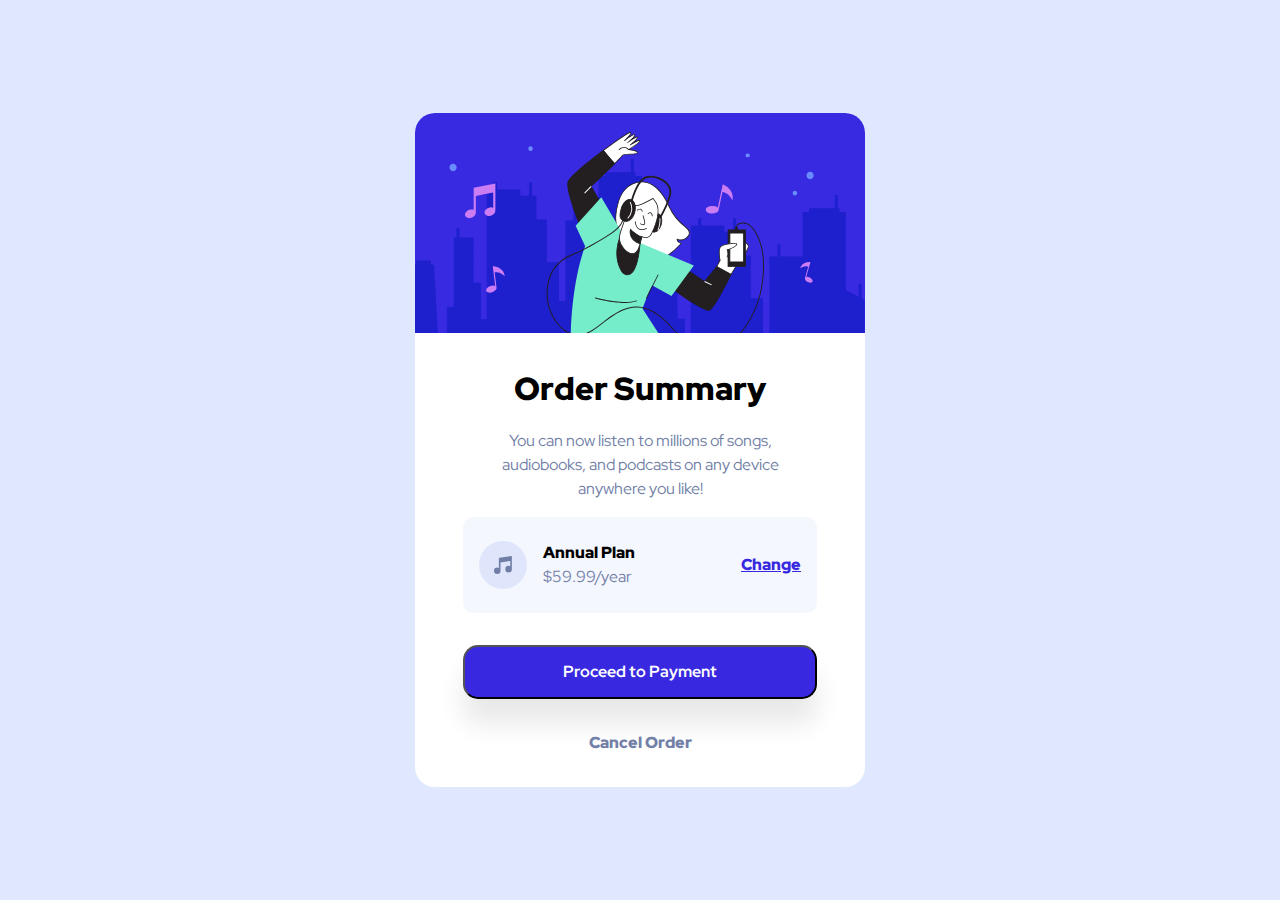
<file: index.html>
<!DOCTYPE html>
<html lang="en">
  <head>
    <meta charset="UTF-8" />
    <meta name="viewport" content="width=device-width, initial-scale=1.0" />
    <!-- displays site properly based on user's device -->

    <link rel="preconnect" href="https://fonts.googleapis.com" />
    <link rel="preconnect" href="https://fonts.gstatic.com" crossorigin />
    <link
      href="https://fonts.googleapis.com/css2?family=Red+Hat+Display:wght@500;700;900&display=swap"
      rel="stylesheet"
    />
    <link rel="stylesheet" href="styles.css" />
    <link
      rel="icon"
      type="image/png"
      sizes="32x32"
      href="./images/favicon-32x32.png"
    />

    <title>Frontend Mentor | Order summary card</title>
  </head>
  <body>
    <main>
      <article class="card">
        <div>
          <img
            class="card-image"
            src="images/illustration-hero.svg"
            alt="Illustration of a person dancing"
          />
        </div>
        <div class="card-content">
          <h1>Order Summary</h1>
          <p>
            You can now listen to millions of songs, audiobooks, and podcasts on
            any device anywhere you like!
          </p>
          <div class="card-sub">
            <div class="card-sub-left">
              <div>
                <img src="images/icon-music.svg" alt="A music note icon" />
              </div>
              <div class="card-plan">
                <p>Annual Plan</p>
                <p>$59.99/year</p>
              </div>
            </div>

            <button class="sub-button">Change</button>
          </div>
          <button class="card-payment">Proceed to Payment</button>
          <p class="card-cancel">Cancel Order</p>
        </div>
      </article>
    </main>
  </body>
</html>
</file>
<file: styles.css>
/*
  1. Use a more-intuitive box-sizing model.
*/
*,
*::before,
*::after {
  box-sizing: border-box;
}
/*
    2. Remove default margin
  */
* {
  margin: 0;
}
/*
    Typographic tweaks!
    3. Add accessible line-height
    4. Improve text rendering
  */
body {
  line-height: 1.5;
  -webkit-font-smoothing: antialiased;
}
/*
    5. Improve media defaults
  */
img,
picture,
video,
canvas,
svg {
  display: block;
  max-width: 100%;
}
/*
    6. Remove built-in form typography styles
  */
input,
button,
textarea,
select {
  font: inherit;
}
/*
    7. Avoid text overflows
  */
p,
h1,
h2,
h3,
h4,
h5,
h6 {
  overflow-wrap: break-word;
}

:root {
  --clr-paleblue-100: hsl(225, 100%, 98%);
  --clr-paleblue-200: hsl(225, 100%, 94%);
  --clr-primary-brightblue-300: hsl(245, 75%, 62%);
  --clr-primary-brightblue-400: hsl(245, 75%, 52%);
  --clr-desaturatedblue-400: hsl(224, 23%, 55%);
  --clr-darkblue-800: hsl(223, 47%, 23%);

  --ff-primary: "Red Hat Display", sans-serif;
}
body {
  min-height: 100svh;
  font-family: var(--ff-primary);
  background-color: var(--clr-paleblue-200);
}
main {
  min-height: inherit;
  display: grid;
  place-content: center;
}

h1 {
  font-weight: 900;
  margin-top: 2rem;
}

p {
  max-width: 75ch;
  color: var(--clr-desaturatedblue-400);
}

.card {
  max-width: min(90%, 450px);
  border-radius: 20px;
  background-color: white;
  margin: auto;
}

.card-image {
  border-radius: 20px 20px 0 0;
}

.card-content {
  display: flex;
  flex-direction: column;
  align-items: center;
  gap: 1rem;
  margin: 0 3rem;

  @media (max-width: 430px) {
    margin: 0 1rem;
  }
}

.card-content > p:first-of-type {
  margin: 0 1rem;
  text-align: center;
}

.card-sub {
  display: flex;
  gap: 1rem;
  background-color: var(--clr-paleblue-100);
  border-radius: 10px;
  padding: 1.5rem 1rem;
  align-items: center;
  justify-content: space-between;
  width: 100%;
  flex-wrap: wrap;
  margin-bottom: 1rem;

  @media (max-width: 360px) {
    flex-direction: column;
    align-items: center;
  }
}

.card-sub-left {
  display: flex;
  gap: 1rem;
}

.card-plan {
  margin-right: 1.8rem;
}

.card-plan > p:first-child {
  font-weight: 900;
  color: black;
}

.card-plan > p:last-child {
  color: var(--clr-desaturatedblue-400);
}

.sub-button {
  padding: 0;
  border: 0;
  background-color: transparent;
  text-decoration: underline;
  color: var(--clr-primary-brightblue-400);
  font-weight: 900;
  cursor: pointer;

  &:is(:hover, :focus) {
    color: var(--clr-primary-brightblue-300);
    text-decoration: none;
  }
}

.card-payment {
  background-color: var(--clr-primary-brightblue-400);
  padding: 0.8rem 3rem;
  border-radius: 15px;
  color: white;
  font-weight: 700;
  width: 100%;
  -webkit-box-shadow: 0px 25px 26px 0px rgba(0, 0, 0, 0.09);
  -moz-box-shadow: 0px 25px 26px 0px rgba(0, 0, 0, 0.09);
  box-shadow: 0px 25px 26px 0px rgba(0, 0, 0, 0.09);
  cursor: pointer;
  margin-bottom: 1rem;

  &:is(:hover, :focus) {
    background-color: var(--clr-primary-brightblue-300);
  }
}

.card-cancel {
  margin-bottom: 2rem;
  font-weight: 900;
  cursor: pointer;

  &:is(:hover, :focus) {
    color: black;
  }
}
</file>
